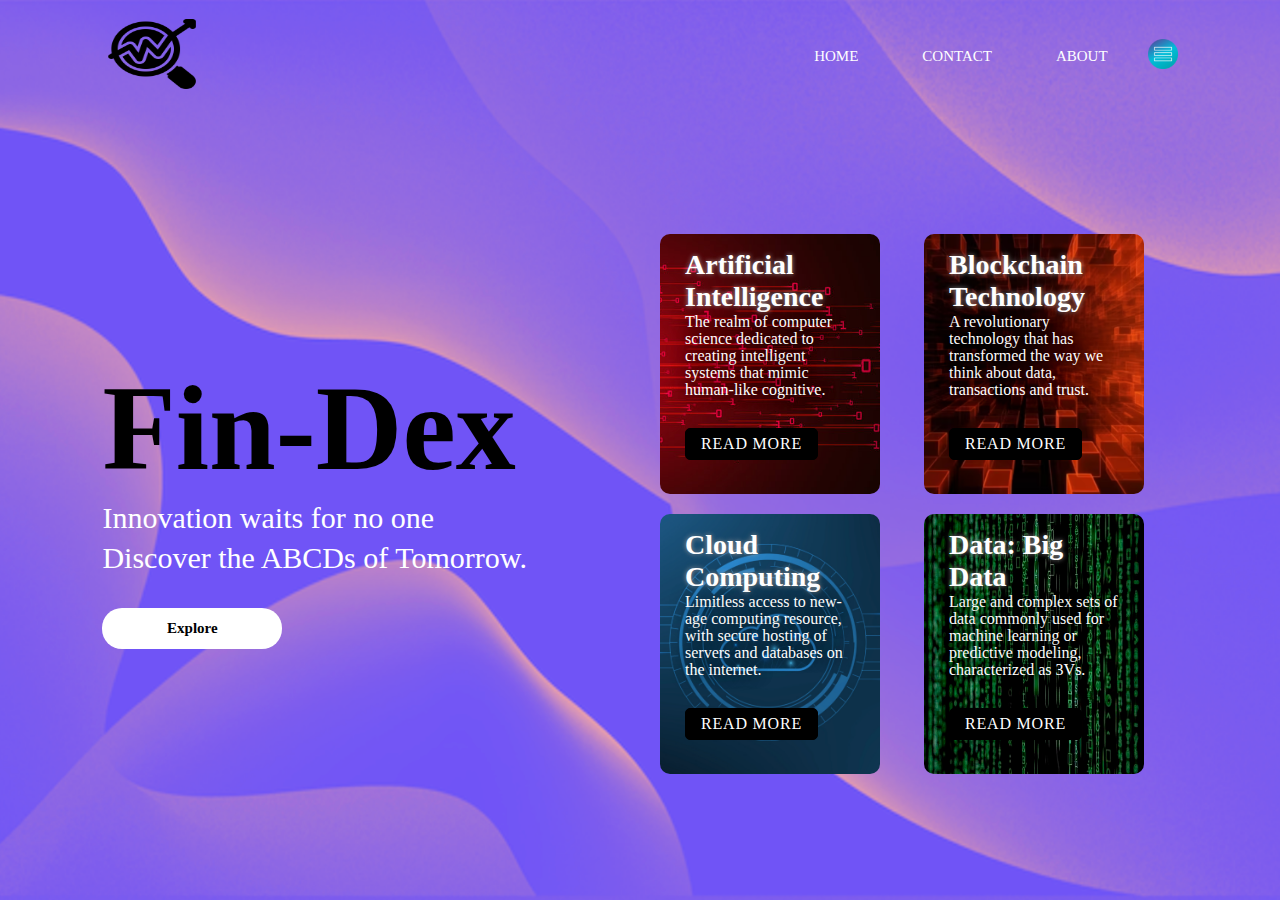
<file: Fin-Dex HTML CSS/index.html>
<!DOCTYPE html>
<html>

<head>
  
  <meta name="viewport" content="width=device-width, initial-scale=1.0">
  <title>Fin-Dex - ABCDS of tomorrow</title>
  <link rel="stylesheet" href="style.css">
  <meta charset="UTF-8">
  

</head>

<body>

  <div class="container">

    <div class="navbar">
      <img src="images/logo.png" class="logo">
      <nav>
        <ul>
          <li><a href="index.html">HOME</a></li>
          <li><a href="contact.html">CONTACT</a></li>
          <li><a href="about.html">ABOUT</a></li>
        </ul>
      </nav>
      <img src="images/menu.png" class="menu-icon">
    </div>

    <div class="row">

      <div class="col">
        <h1>Fin-Dex</h1>
        <p>Innovation waits for no one
        </p>
        <p> Discover the ABCDs of Tomorrow. </p>


        <button type="button" onclick="openLinkInNewTab()">Explore</button>
        <script>
          let openLinkInNewTab = () => {window.open("https://fintechmagazine.com/top10/top-10-fintech-blogs-with-insights-innovations", "_blank");};
        </script>
        
      </div>
      <div class="col">
        <div class="card card1">
          <h5>Artificial Intelligence</h5>
          <p>The realm of computer science dedicated to creating intelligent systems that mimic human-like cognitive.
          </p>
          <a href="https://blog.google/technology/ai/" target="_blank" rel="noopener noreferrer" class="btn">Read More</a>

        </div>
        <div class="card card2">
          <h5>Blockchain Technology</h5>
          <p>A revolutionary technology that has transformed the way we think about data, transactions and trust. </p>
          <a href="https://www.blockchain.com/blog" target="_blank" rel="noopener noreferrer" class="btn">Read More</a>
        </div>
        <div class="card card3">
          <h5>Cloud Computing</h5>
          <p>Limitless access to new-age computing resource, with secure hosting of servers and databases on the internet.</p>
          <a href="https://www.alibabacloud.com/solutions/financial/fintech" target="_blank" rel="noopener noreferrer" class="btn">Read More</a>
        </div>
        <div class="card card4">
          <h5>Data: Big Data</h5>
          <p> Large and complex sets of data commonly used for machine learning or predictive modeling, characterized as 3Vs.</p>
          <a href="https://www.oracle.com/sg/big-data/what-is-big-data/" target="_blank" rel="noopener noreferrer" class="btn">Read More</a>
        </div>

      </div>


    </div>
</file>
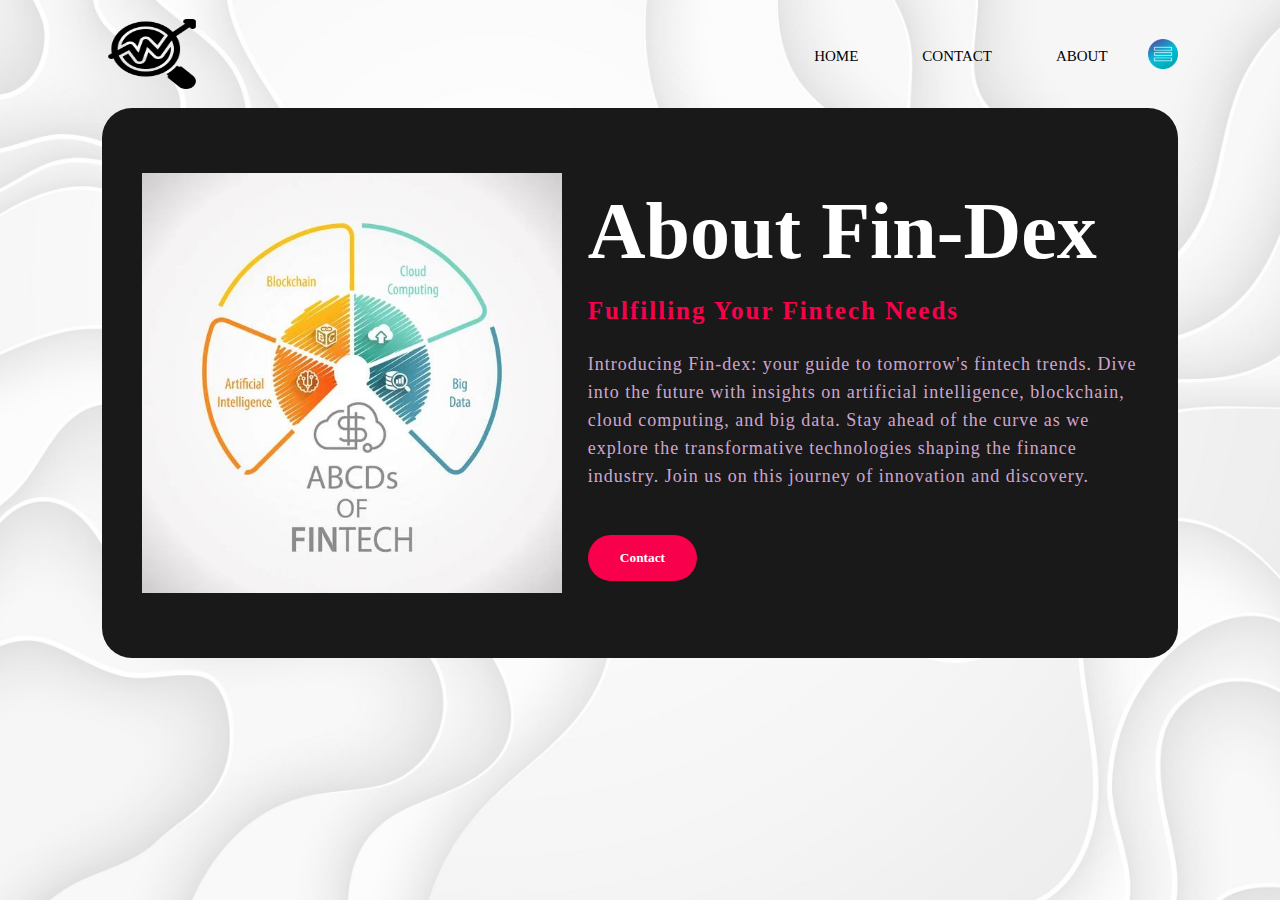
<file: Fin-Dex HTML CSS/about.html>
<!DOCTYPE html>
<html>

<head>
  
  <meta name="viewport" content="width=device-width, initial-scale=1.0">
  <title>Fin-Dex - About</title>
  <link rel="stylesheet" href="about.css">
  <meta charset="UTF-8">
  
</head>
<body>
  <div class="container">
    <div class="navbar">
      <img src="images/logo.png" class="logo">
      <nav>
        <ul>
          <li><a href="index.html">HOME</a></li>
          <li><a href="contact.html">CONTACT</a></li>
          <li><a href="about.html">ABOUT</a></li>
        </ul>
      </nav>
      <img src="images/menu.png" class="menu-icon">
    </div>

    <section class="about">
      <div class="main">
        <img src="images/ABCD.jpg">
        <div class="about-text">
          <h1>About Fin-Dex</h1>
          <h5>Fulfilling Your Fintech Needs</h5>
          <p>Introducing Fin-dex: your guide to tomorrow's fintech trends. Dive into the future with insights on artificial intelligence, blockchain, cloud computing, and big data. Stay ahead of the curve as we explore the transformative technologies shaping the finance industry. Join us on this journey of innovation and discovery.</p>
          <button type="button" onclick="location.href='contact.html'">Contact</button>
        </div>
      </div>
      </section>

  
</body>
</html>
</file>
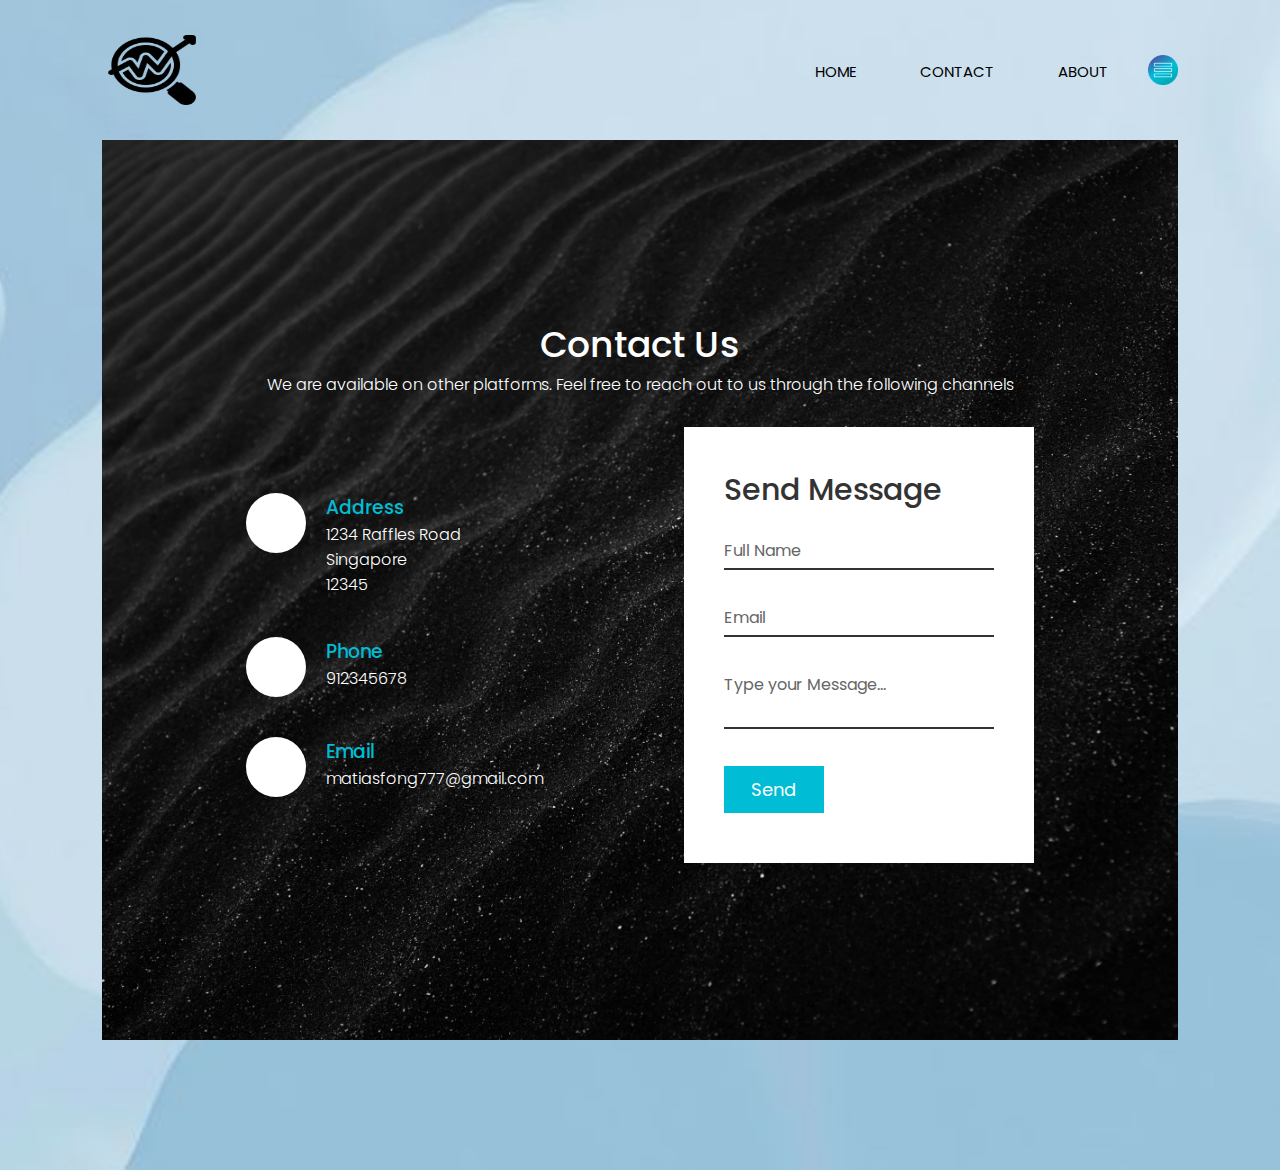
<file: Fin-Dex HTML CSS/contact.html>
<!DOCTYPE html>
<html>

<head>
  
  <meta name="viewport" content="width=device-width, initial-scale=1.0">
  <title>Fin-Dex - Contact</title>
  
  <link rel="stylesheet" href="https://cdnjs.cloudflare.com/ajax/libs/font-awesome/6.4.2/css/all.min.css" integrity="sha512-z3gLpd7yknf1YoNbCzqRKc4qyor8gaKU1qmn+CShxbuBusANI9QpRohGBreCFkKxLhei6S9CQXFEbbKuqLg0DA==" crossorigin="anonymous" referrerpolicy="no-referrer" />
  
  <link rel="stylesheet" type="text/css" href="contact.css">
  <meta charset="utf-8">
</head>

<body>
<div class="container">

    <div class="navbar">
      <img src="images/logo.png" class="logo">
      <nav>
        <ul>
          <li><a href="index.html">HOME</a></li>
          <li><a href="contact.html">CONTACT</a></li>
          <li><a href="about.html">ABOUT</a></li>
        </ul>
      </nav>
      <img src="images/menu.png" class="menu-icon">
    </div>


  
  <section class="contact">
      <div class="content">
        <h2>Contact Us</h2>
        <p>We are available on other platforms. Feel free to reach out to us through the following channels</p>
      </div>
    
      <div class="container2">

          <div class="contactInfo">
              <div class="box">
                  <div class="icon"><i class="fa-solid fa-location-dot"></i></i></div>
                  <div class="text">
                    <h3>Address</h3>
                    <p>1234 Raffles Road<br>Singapore<br>12345</p>
                  </div>
              </div>
              <div class="box">
                  <div class="icon"><i class="fa-sharp fa-solid fa-phone-volume"></i></div>
                  <div class="text">
                    <h3>Phone</h3>
                    <p>912345678</p>
                  </div>
              </div>
              <div class="box">
                <div class="icon"><i class="fa-solid fa-envelope"></i></div>
                <div class="text">
                  <h3>Email</h3>
                  <p>matiasfong777@gmail.com</p>
                </div>
             </div>
          </div>
    <div class="contactForm">
      <form>
        <h2>Send Message</h2>
        <div class="inputBox">
          <input type="text" name="" required="required">
          <span>Full Name</span>
        </div>
        <div class="inputBox">
          <input type="text" name="" required="required">
          <span>Email</span>
        </div>
        <div class="inputBox">
          <textarea required="required"></textarea>
          <span>Type your Message...</span>
        </div>
        <div class="inputBox">
          <input type="submit" name="" value="Send">
        </div>
      </form>
  </div>
 </section>
</body>
</html>
</file>
<file: Fin-Dex HTML CSS/style.css>
/* This is a CSS comment. Put your CSS styling below this line */
*{
  margin: 0;
  padding: 0;
  font-family: 'Roboto', 'sans-serif';
}
.container {
  width: 100%;
  height: 100vh;
  background-image: url(images/background.jpg);
  background-position: center;
  background-size: cover;
  padding-left: 8%;
  padding-right: 8%;
  box-sizing: border-box;
}

.navbar {
  height: 12%;
  display: flex;
  align-items: center;
}
.logo {
  width: 100px;
  height: 80px;

  cursor: pointer;
  
}

.menu-icon{
  width: 30px;
  cursor: pointer;
  margin-left: 40px;
}
nav{
  flex: 1;
  text-align: right;
}
nav ul li{
  list-style: none;
  display: inline-block;
  margin-left: 60px;
  font-size: 20px;
  
}
nav ul li a{
  text-decoration: none;
  color: #fff;
  font-size: 15px;
}
.row{
  display: flex;
  height: 88%;
  align-items: center;
}
.col{
  flex-basis: 50%;
}
h1{
  color: black;
  font-size: 120px;
}
p{
  color: #fff;
  font-size: 30px;
  line-height: 40px;
}
button{
  width: 180px;
  color:#000;
  font-size: 15px;
  padding: 12px 0;
  background: #fff;
  border: 0;
  border-radius: 20px;
  outline: none;
  margin-top: 30px;
  font-weight: bold;
  cursor: pointer;
  transform: transfor
}
.card{
  width: 220px;
  height: 260px;
  display: inline-block;
  border-radius: 10px;
  padding: 15px 25px;
  box-sizing: border-box;
  cursor: pointer;
  margin: 10px 20px;
  background-position: center;
  background-size: cover;
  transition: transform 0.5s;
}
.card1{
  background-image: url(images/pic-1.png);
}
.card2{
  background-image: url(images/pic-2.jpeg);
}
.card3{
  background-image: url(images/pic-3.jpeg);
}
.card4{
  background-image: url(images/pic-4.jpeg);
}

.card:hover{
  transform: translateY(-10px)
}
button:hover{
  transform: :translateY(-10px);
}
h5{
  color: #fff;
  text-shadow: 0 0 5px #999;
  font-size: 28px;
}
.card p{
  text-shadow: 0 0 15px #000;
  font-size: 16px;
  line-height: 17px;
  margin-bottom: 30px;
}

.btn{
  display: inline-block;
  text-decoration: none;
  color: white;
  background-color: black;
  padding: 6px 15px;
  text-transform: uppercase;
  letter-spacing: 0.8px;
  transition: 0.5 ease-in-out;
  border-radius: 5px;
  border: 1px solid black;
  margin: 10px 0;
  margin-top: auto;
  align-self: flex-start;
  
}
</file>
<file: Fin-Dex HTML CSS/about.css>
*{
  margin: 0;
  padding: 0;
  font-family: 'Roboto', 'sans-serif';
}
.container {
  width: 100%;
  height: 100vh;
  background-image: url(images/background-2.jpg);
  background-position: center;
  background-size: cover;
  padding-left: 8%;
  padding-right: 8%;
  box-sizing: border-box;
}
.navbar {
  height: 12%;
  display: flex;
  align-items: center;
}
.logo {
  width: 100px;
  height: 80px;

  cursor: pointer;
  
}

.menu-icon{
  width: 30px;
  cursor: pointer;
  margin-left: 40px;
}
nav{
  flex: 1;
  text-align: right;
}
nav ul li{
  list-style: none;
  display: inline-block;
  margin-left: 60px;
  font-size: 20px;
  
}
nav ul li a{
  text-decoration: none;
  color: black;
  font-size: 15px;
}

.about{
  width: 100%;
  padding: 65px 0px;
  background-color: #191919;
  border-radius: 30px;
}

.about img{
  height: auto;
  width: 420px;
}

.about-text{
  width:550px;
}

.main{
  width: 1130px;
  max-width: 95%;
  margin: 0 auto;
  display: flex;
  align-items: center;
  justify-content: space-around;
}

.about-text h1{
  color:white;
  font-size: 80px;
  text-transform: capitalize;
  margin-bottom: 20px;
}

.about-text h5{
  color: #f9004d;
  font-size: 25px;
  text-transform: capitalize;
  margin-bottom: 25px;
  letter-spacing: 2px;
}

.about-text p{
  color: #fcfc;
  letter-spacing: 1px;
  line-height: 28px;
  font-size: 18px;
  margin-bottom: 45px;
}
button{
  background: #f9004d;
  color:white;
  text-decoration: none;
  border: 2px solid transparent;
  font-weight: bold;
  padding: 13px 30px;
  border-radius: 30px;
  transition: .4s;
}

button:hover{
  background: transparent;
  border: 2px solid #f9004d;
  cursor: pointer
}
</file>
<file: Fin-Dex HTML CSS/contact.css>
@import url('https://fonts.googleapis.com/css2?family=Poppins:wght@200;300;400;500;600;700;800;900&display=swap');

*
{
  margin: 0;
  padding: 0;
  box-sizing: border-box;
  font-family: 'Poppins', sans-serif;
}

.container {
  width: 100%;
  height: 130vh;
  background-image: url(images/background-4.jpeg);
  background-position: center;
  background-size: cover;
  padding-left: 8%;
  padding-right: 8%;
  box-sizing: border-box;
}

.navbar {
  height: 12%;
  display: flex;
  align-items: center;
}
.logo {
  width: 100px;
  height: 80px;
  cursor: pointer;
  
}

.menu-icon{
  width: 30px;
  cursor: pointer;
  margin-left: 40px;
}
nav{
  flex: 1;
  text-align: right;
}
nav ul li{
  list-style: none;
  display: inline-block;
  margin-left: 60px;
  font-size: 20px;
  
}
nav ul li a{
  text-decoration: none;
  color: black;
  font-size: 15px;
}
.contact
{
  position: relative;
  min-height: 100vh;
  padding: 50px 100px;
  display: flex;
  justify-content: center;
  align-items: center;
  flex-direction: column;
  background: url(images/background-3.jpg);
  background-size: cover;
}

.contact .content
{
  max-width: 800px;
  text-align: center;
}
.contact .content h2
{
  font-size: 36px;
  font-weight: 500;
  color: #fff;
}
.contact .content p
{
  font-weight: 300;
  color: #fff;
}
.container2
{
  width: 100%;
  display: flex;
  justify-content: center;
  align-items: center;
  margin-top: 30px;
}

.container2 .contactInfo
{
  width: 50%;
  display: flex;
  flex-direction: column;
}
.container2 .contactInfo .box
{
  position: relative;
  padding: 20px 0;
  display: flex;
}
.container2 .contactInfo .box .icon 
{
  min-width: 60px;
  height: 60px;
  background: #fff;
  display: flex;
  justify-content: center;
  align-items: center;
  border-radius: 50%;
  font-size: 22px;
}

.container2 .contactInfo .box .text
{
  display: flex;
  margin-left: 20px;
  font-size: 16px;
  color: #fff;
  flex-direction: column;
  font-weight: 300;
}
.container2 .contactInfo .box .text h3
{
  font-weight: 500;
  color: #00bcd4;
}
.contactForm
{
  width: 40%;
  padding: 40px;
  background: #fff;
}

.contactForm h2
{
  font-size: 30px;
  color: #333;
  font-weight: 500;
}
.contactForm .inputBox
{
  position: relative;
  width: 100%;
  margin-top: 10px;
}
.contactForm .inputBox input,
.contactForm .inputBox textarea
{
  width: 100%;
  padding: 5px 0;
  font-size: 16px;
  margin: 10px 0;
  border: none;
  border-bottom: 2px solid #333;
  outline: none;
  resize: none;
}
.contactForm .inputBox span
{
  position: absolute;
  left: 0;
  padding: 5px 0;
  font-size: 16px;
  margin: 10px 0;
  pointer-events: none;
  transition: 0.5s;
  color: #666;
}

.contactForm .inputBox input:focus ~ span,
.contactForm .inputBox input:valid ~ span,
.contactForm .inputBox textarea:focus ~ span,
.contactForm .inputBox textarea:valid ~ span

{
  color: #e91e63;
  font-size: 12px;
  transform: translateY(-20px);
}
.contactForm .inputBox input[type="submit"]
{
  width: 100px;
  background: #00bcd4;
  color: #fff;
  border: none;
  cursor: pointer;
  padding: 10px;
  font-size: 18px;
}

@media (max-width: 991px)
{
  .contact
  {
    padding:50px;
  }
  .container2
  {
  flex-direction: column;
  }
  .container2 .contactInfo
  {
    margin-bottom: 40px;
  }
.container2 .contactInfo,
.contactForm
  {
    width: 100%;
  }
}
</file>
